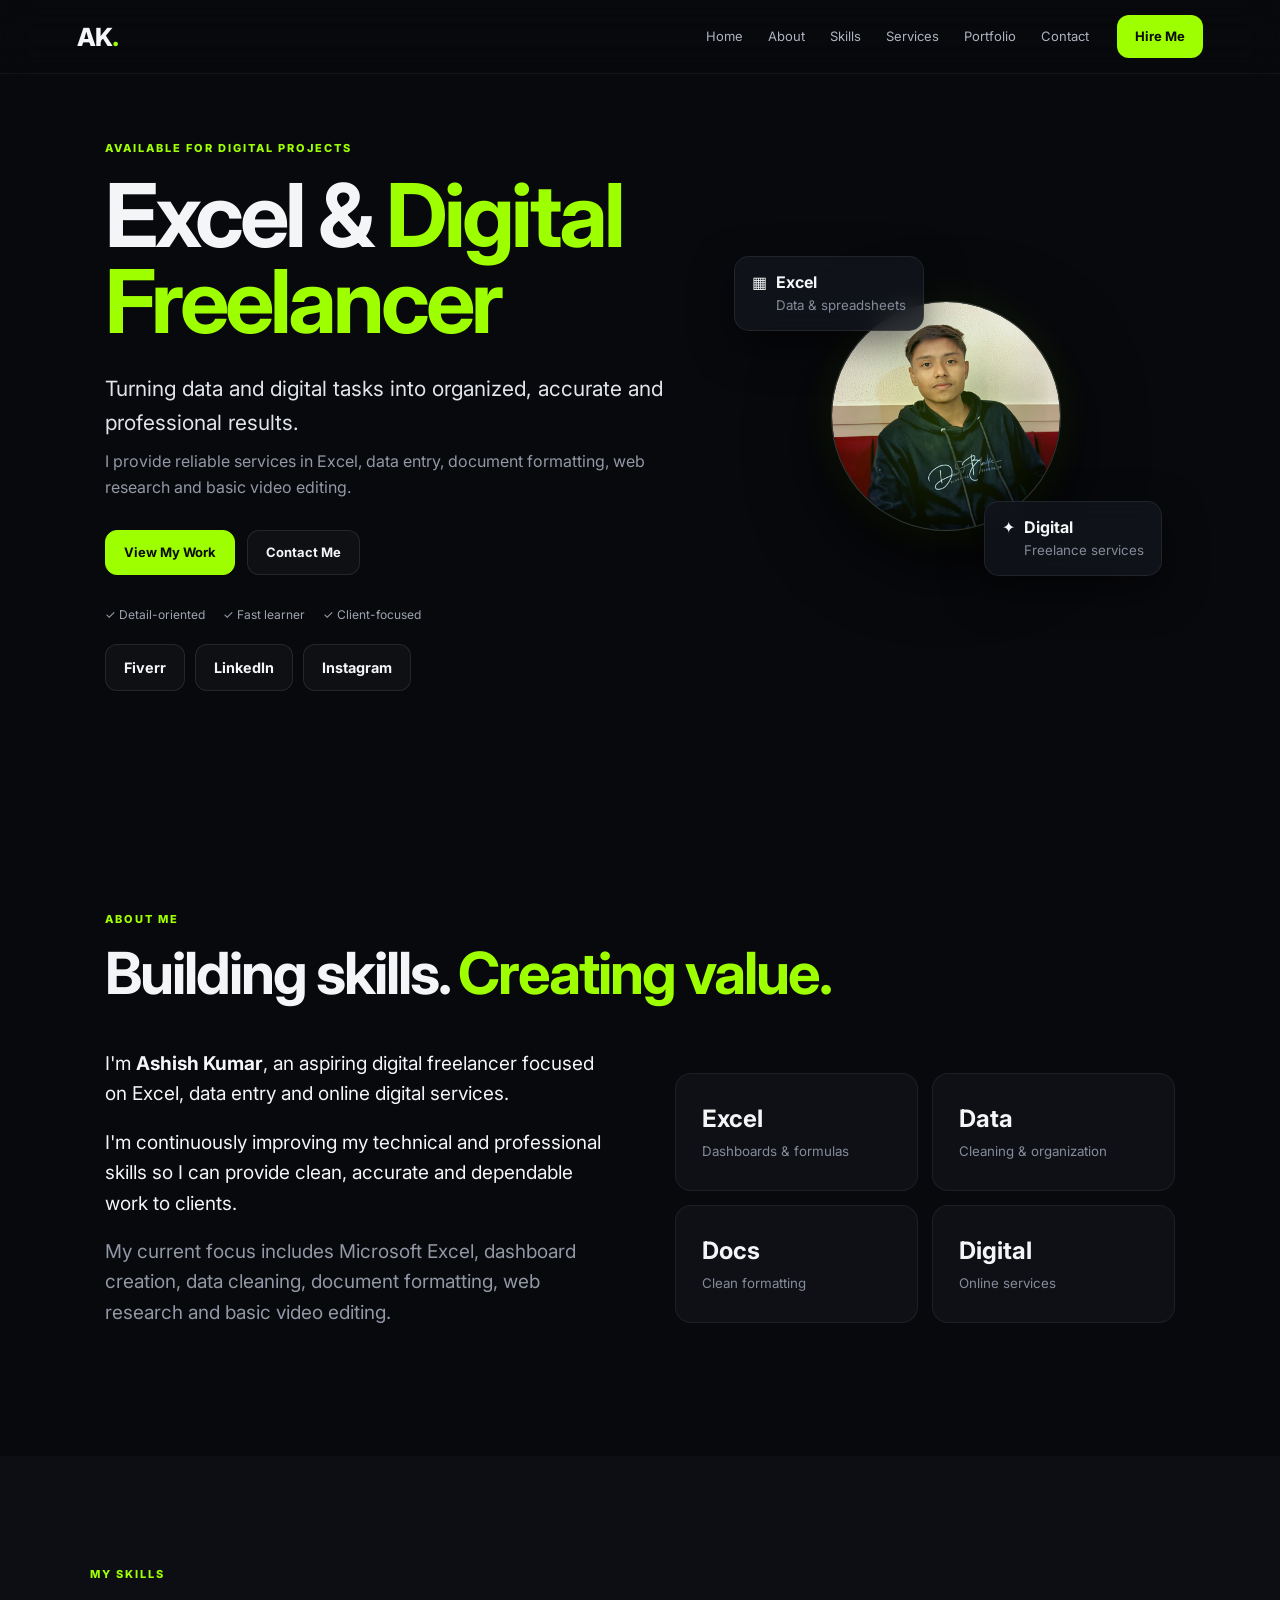
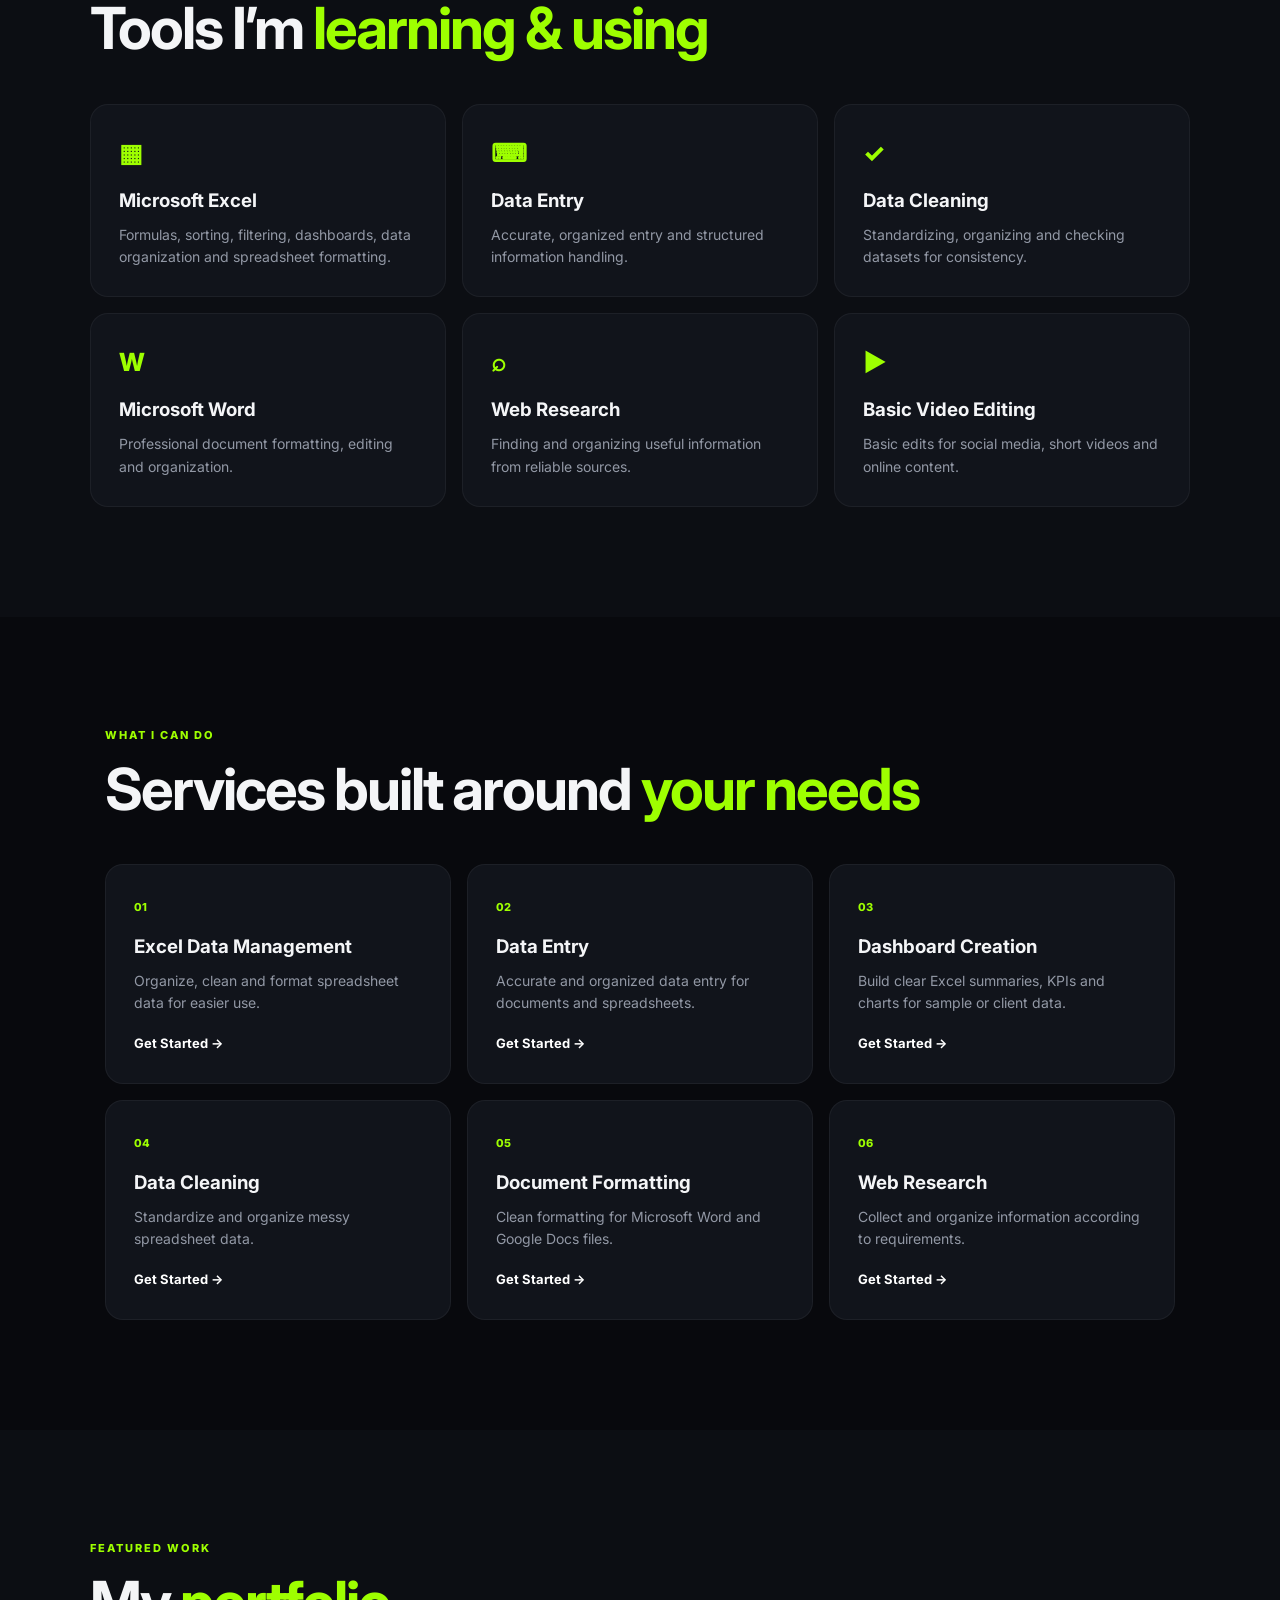
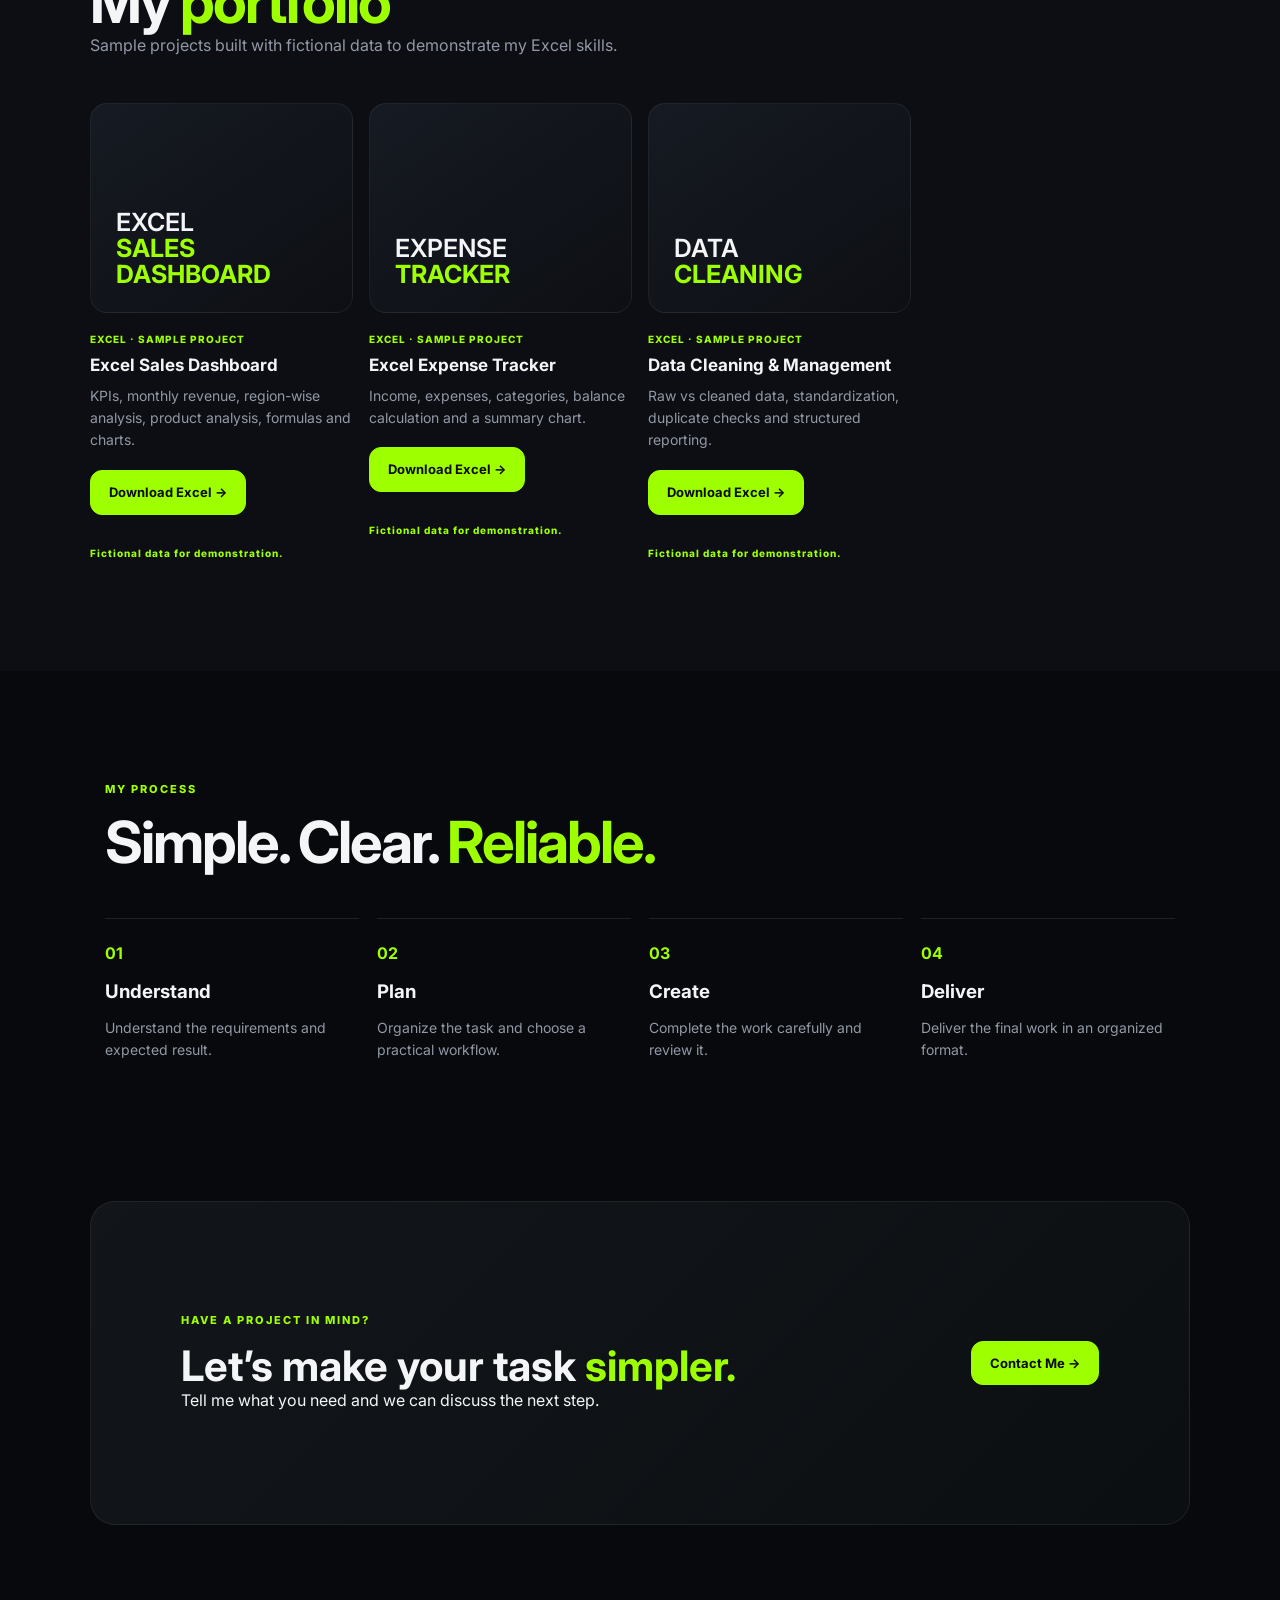
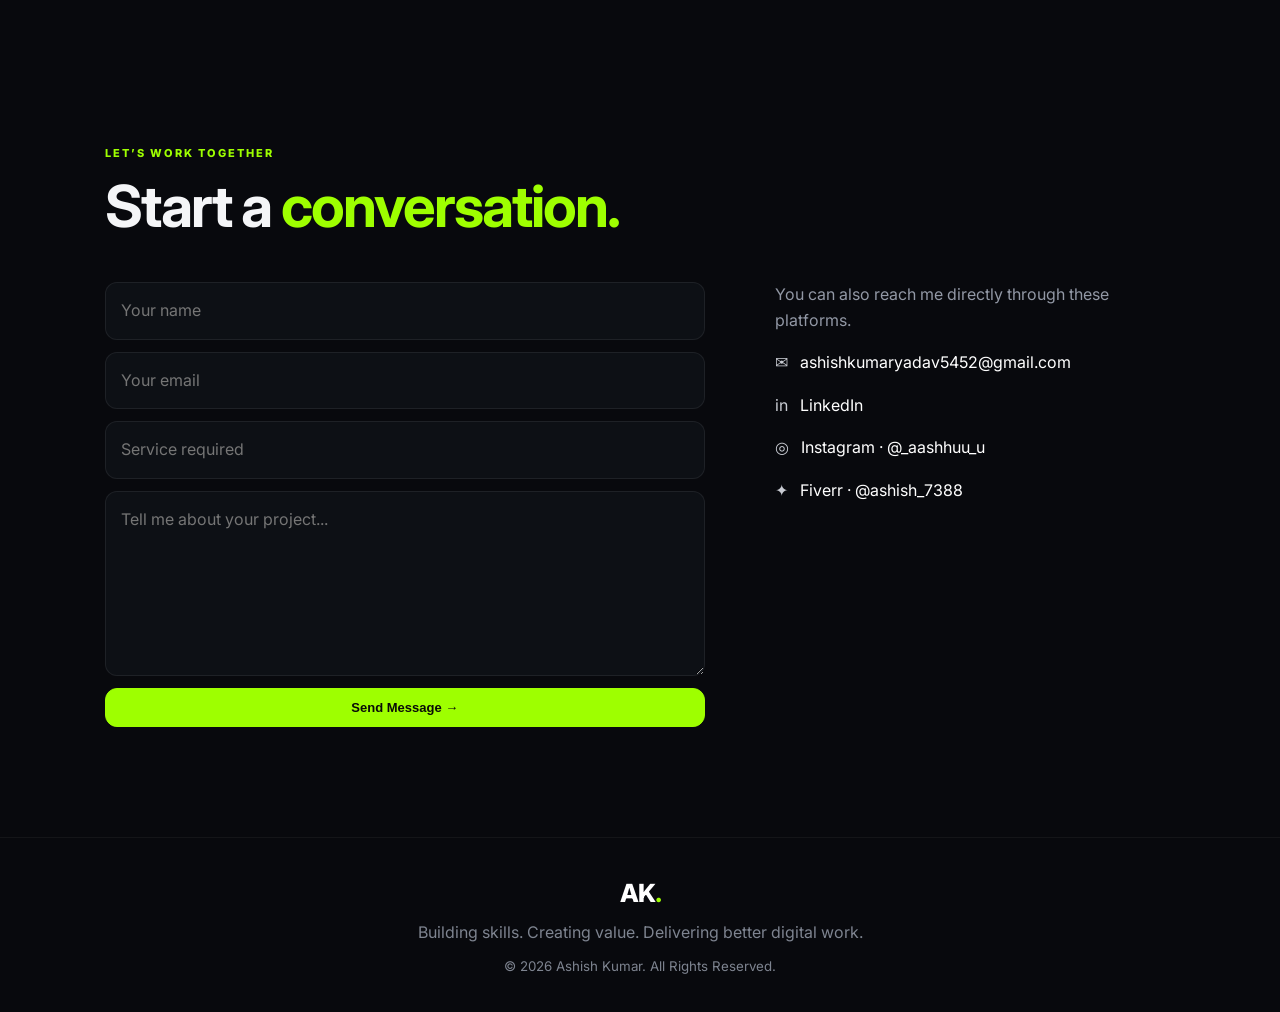
<file: index.html>
<!DOCTYPE html>
<html lang="en">
<head>
  <meta charset="UTF-8">
  <meta name="viewport" content="width=device-width, initial-scale=1.0">
  <meta name="description" content="Ashish Kumar — Excel & Digital Freelancer. Portfolio showcasing Excel dashboards, expense tracking, data cleaning, data entry, document formatting and digital services.">
  <title>Ashish Kumar | Excel & Digital Freelancer</title>
  <link rel="preconnect" href="https://fonts.googleapis.com">
  <link rel="preconnect" href="https://fonts.gstatic.com" crossorigin>
  <link href="https://fonts.googleapis.com/css2?family=Inter:wght@400;500;600;700;800&display=swap" rel="stylesheet">
  <meta name="keywords" content="Ashish Kumar, Excel freelancer, Excel dashboard, data cleaning, data entry, digital freelancer, document formatting, web research, India">
  <meta name="author" content="Ashish Kumar">
  <meta name="robots" content="index, follow">
  <link rel="canonical" href="https://ashishkumaryadav5452-blip.github.io/ashish-portfolio/">
  <meta property="og:type" content="website">
  <meta property="og:title" content="Ashish Kumar | Excel & Digital Freelancer">
  <meta property="og:description" content="Portfolio of Ashish Kumar — Excel dashboards, data cleaning, data entry and digital services.">
  <meta property="og:url" content="https://ashishkumaryadav5452-blip.github.io/ashish-portfolio/">
  <meta property="og:site_name" content="Ashish Kumar Portfolio">
  <meta name="twitter:card" content="summary">
  <meta name="twitter:title" content="Ashish Kumar | Excel & Digital Freelancer">
  <meta name="twitter:description" content="Excel dashboards, data cleaning, data entry and digital services.">
  <link rel="sitemap" type="application/xml" href="/ashish-portfolio/sitemap.xml">
  <script type="application/ld+json">
  {"@context":"https://schema.org","@type":"Person","name":"Ashish Kumar","jobTitle":"Excel & Digital Freelancer","url":"https://ashishkumaryadav5452-blip.github.io/ashish-portfolio/","email":"mailto:ashishkumaryadav5452@gmail.com","sameAs":["https://www.linkedin.com/in/ashish-kumar-b4bb66429","https://www.instagram.com/_aashhuu_u","https://www.fiverr.com/ashish_7388"],"knowsAbout":["Microsoft Excel","Data Entry","Data Cleaning","Document Formatting","Web Research","Video Editing"]}
  </script>
  <link rel="stylesheet" href="style.css">
  <style>
    .profile-photo{width:100%;height:100%;object-fit:cover;border-radius:inherit;display:block}
    .hero-card .avatar{overflow:hidden;padding:0}
    .project .buttons{margin-top:18px}
    .project .btn{display:inline-flex;text-decoration:none}
    .project .project-note{display:block;margin-top:12px}
    .social-row{display:flex;gap:10px;flex-wrap:wrap;margin-top:20px}
    .social-row a{font-size:.9rem}
    @media(max-width:700px){.profile-photo{object-position:center top}}
  </style>
</head>
<body>
<header class="nav">
  <a class="logo" href="#home">AK<span>.</span></a>
  <button class="menu" aria-label="Open menu">☰</button>
  <nav>
    <a href="#home">Home</a><a href="#about">About</a><a href="#skills">Skills</a>
    <a href="#services">Services</a><a href="#portfolio">Portfolio</a><a href="#contact">Contact</a>
  </nav>
  <a class="nav-cta" href="#contact">Hire Me</a>
</header>

<main>
<section id="home" class="hero section">
  <div class="hero-copy reveal">
    <p class="eyebrow">AVAILABLE FOR DIGITAL PROJECTS</p>
    <h1>Excel &amp; <span>Digital Freelancer</span></h1>
    <p class="lead">Turning data and digital tasks into organized, accurate and professional results.</p>
    <p class="muted">I provide reliable services in Excel, data entry, document formatting, web research and basic video editing.</p>
    <div class="buttons">
      <a class="btn primary" href="#portfolio">View My Work</a>
      <a class="btn ghost" href="#contact">Contact Me</a>
    </div>
    <div class="mini-points"><span>✓ Detail-oriented</span><span>✓ Fast learner</span><span>✓ Client-focused</span></div>
    <div class="social-row">
      <a class="btn ghost" href="https://www.fiverr.com/ashish_7388" target="_blank" rel="noopener">Fiverr</a>
      <a class="btn ghost" href="https://www.linkedin.com/in/ashish-kumar-b4bb66429" target="_blank" rel="noopener">LinkedIn</a>
      <a class="btn ghost" href="https://www.instagram.com/_aashhuu_u" target="_blank" rel="noopener">Instagram</a>
    </div>
  </div>
  <div class="hero-card reveal">
    <div class="orb"></div>
    <div class="avatar"><img class="profile-photo" src="ashish-profile.webp" alt="Ashish Kumar"></div>
    <div class="floating-card card-one">▦ <b>Excel</b><small>Data &amp; spreadsheets</small></div>
    <div class="floating-card card-two">✦ <b>Digital</b><small>Freelance services</small></div>
  </div>
</section>

<section id="about" class="section">
  <div class="section-head reveal"><p class="eyebrow">ABOUT ME</p><h2>Building skills. <span>Creating value.</span></h2></div>
  <div class="about-grid">
    <div class="about-text reveal">
      <p>I'm <strong>Ashish Kumar</strong>, an aspiring digital freelancer focused on Excel, data entry and online digital services.</p>
      <p>I'm continuously improving my technical and professional skills so I can provide clean, accurate and dependable work to clients.</p>
      <p class="muted">My current focus includes Microsoft Excel, dashboard creation, data cleaning, document formatting, web research and basic video editing.</p>
    </div>
    <div class="highlight-grid reveal">
      <div><b>Excel</b><small>Dashboards &amp; formulas</small></div><div><b>Data</b><small>Cleaning &amp; organization</small></div>
      <div><b>Docs</b><small>Clean formatting</small></div><div><b>Digital</b><small>Online services</small></div>
    </div>
  </div>
</section>

<section id="skills" class="section alt">
  <div class="section-head reveal"><p class="eyebrow">MY SKILLS</p><h2>Tools I’m <span>learning &amp; using</span></h2></div>
  <div class="grid cards">
    <article class="skill reveal"><i>▦</i><h3>Microsoft Excel</h3><p>Formulas, sorting, filtering, dashboards, data organization and spreadsheet formatting.</p></article>
    <article class="skill reveal"><i>⌨</i><h3>Data Entry</h3><p>Accurate, organized entry and structured information handling.</p></article>
    <article class="skill reveal"><i>✓</i><h3>Data Cleaning</h3><p>Standardizing, organizing and checking datasets for consistency.</p></article>
    <article class="skill reveal"><i>W</i><h3>Microsoft Word</h3><p>Professional document formatting, editing and organization.</p></article>
    <article class="skill reveal"><i>⌕</i><h3>Web Research</h3><p>Finding and organizing useful information from reliable sources.</p></article>
    <article class="skill reveal"><i>▶</i><h3>Basic Video Editing</h3><p>Basic edits for social media, short videos and online content.</p></article>
  </div>
</section>

<section id="services" class="section">
  <div class="section-head reveal"><p class="eyebrow">WHAT I CAN DO</p><h2>Services built around <span>your needs</span></h2></div>
  <div class="grid services">
    <article class="service reveal"><span>01</span><h3>Excel Data Management</h3><p>Organize, clean and format spreadsheet data for easier use.</p><a href="#contact">Get Started →</a></article>
    <article class="service reveal"><span>02</span><h3>Data Entry</h3><p>Accurate and organized data entry for documents and spreadsheets.</p><a href="#contact">Get Started →</a></article>
    <article class="service reveal"><span>03</span><h3>Dashboard Creation</h3><p>Build clear Excel summaries, KPIs and charts for sample or client data.</p><a href="#contact">Get Started →</a></article>
    <article class="service reveal"><span>04</span><h3>Data Cleaning</h3><p>Standardize and organize messy spreadsheet data.</p><a href="#contact">Get Started →</a></article>
    <article class="service reveal"><span>05</span><h3>Document Formatting</h3><p>Clean formatting for Microsoft Word and Google Docs files.</p><a href="#contact">Get Started →</a></article>
    <article class="service reveal"><span>06</span><h3>Web Research</h3><p>Collect and organize information according to requirements.</p><a href="#contact">Get Started →</a></article>
  </div>
</section>

<section id="portfolio" class="section alt">
  <div class="section-head reveal"><p class="eyebrow">FEATURED WORK</p><h2>My <span>portfolio</span></h2><p class="muted">Sample projects built with fictional data to demonstrate my Excel skills.</p></div>
  <div class="portfolio-grid">
    <article class="project reveal">
      <div class="project-visual excel">EXCEL<br><b>SALES DASHBOARD</b></div>
      <small>EXCEL · SAMPLE PROJECT</small><h3>Excel Sales Dashboard</h3>
      <p>KPIs, monthly revenue, region-wise analysis, product analysis, formulas and charts.</p>
      <div class="buttons"><a class="btn primary" href="Ashish_Excel_Sales_Dashboard.xlsx" download>Download Excel →</a></div>
      <small class="muted project-note">Fictional data for demonstration.</small>
    </article>
    <article class="project reveal">
      <div class="project-visual sheet">EXPENSE<br><b>TRACKER</b></div>
      <small>EXCEL · SAMPLE PROJECT</small><h3>Excel Expense Tracker</h3>
      <p>Income, expenses, categories, balance calculation and a summary chart.</p>
      <div class="buttons"><a class="btn primary" href="Ashish_Expense_Tracker.xlsx" download>Download Excel →</a></div>
      <small class="muted project-note">Fictional data for demonstration.</small>
    </article>
    <article class="project reveal">
      <div class="project-visual data">DATA<br><b>CLEANING</b></div>
      <small>EXCEL · SAMPLE PROJECT</small><h3>Data Cleaning &amp; Management</h3>
      <p>Raw vs cleaned data, standardization, duplicate checks and structured reporting.</p>
      <div class="buttons"><a class="btn primary" href="Ashish_Data_Cleaning_Management.xlsx" download>Download Excel →</a></div>
      <small class="muted project-note">Fictional data for demonstration.</small>
    </article>
  </div>
</section>

<section class="section">
  <div class="section-head reveal"><p class="eyebrow">MY PROCESS</p><h2>Simple. Clear. <span>Reliable.</span></h2></div>
  <div class="process">
    <div class="step reveal"><b>01</b><h3>Understand</h3><p>Understand the requirements and expected result.</p></div>
    <div class="step reveal"><b>02</b><h3>Plan</h3><p>Organize the task and choose a practical workflow.</p></div>
    <div class="step reveal"><b>03</b><h3>Create</h3><p>Complete the work carefully and review it.</p></div>
    <div class="step reveal"><b>04</b><h3>Deliver</h3><p>Deliver the final work in an organized format.</p></div>
  </div>
</section>

<section class="cta section reveal">
  <div><p class="eyebrow">HAVE A PROJECT IN MIND?</p><h2>Let’s make your task <span>simpler.</span></h2><p>Tell me what you need and we can discuss the next step.</p></div>
  <a class="btn primary" href="#contact">Contact Me →</a>
</section>

<section id="contact" class="section contact">
  <div class="section-head reveal"><p class="eyebrow">LET’S WORK TOGETHER</p><h2>Start a <span>conversation.</span></h2></div>
  <div class="contact-grid">
    <form class="contact-form reveal" onsubmit="sendMail(event)">
      <input id="name" required placeholder="Your name">
      <input id="email" type="email" required placeholder="Your email">
      <input id="service" placeholder="Service required">
      <textarea id="message" required rows="6" placeholder="Tell me about your project..."></textarea>
      <button class="btn primary" type="submit">Send Message →</button>
    </form>
    <div class="contact-info reveal">
      <p class="muted">You can also reach me directly through these platforms.</p>
      <a href="mailto:ashishkumaryadav5452@gmail.com">✉ <span>ashishkumaryadav5452@gmail.com</span></a>
      <a href="https://www.linkedin.com/in/ashish-kumar-b4bb66429" target="_blank" rel="noopener">in <span>LinkedIn</span></a>
      <a href="https://www.instagram.com/_aashhuu_u" target="_blank" rel="noopener">◎ <span>Instagram · @_aashhuu_u</span></a>
      <a href="https://www.fiverr.com/ashish_7388" target="_blank" rel="noopener">✦ <span>Fiverr · @ashish_7388</span></a>
    </div>
  </div>
</section>
</main>

<footer><div class="logo">AK<span>.</span></div><p>Building skills. Creating value. Delivering better digital work.</p><small>© 2026 Ashish Kumar. All Rights Reserved.</small></footer>
<script src="script.js"></script>
</body>
</html>
</file>
<file: style.css>
*{box-sizing:border-box;margin:0;padding:0}html{scroll-behavior:smooth}body{font-family:Inter,Arial,sans-serif;background:#08090d;color:#f4f5f7;line-height:1.6}a{color:inherit;text-decoration:none}.nav{position:fixed;top:0;left:0;right:0;height:74px;z-index:10;display:flex;align-items:center;gap:28px;padding:0 6%;background:rgba(8,9,13,.78);backdrop-filter:blur(18px);border-bottom:1px solid #ffffff0c}.logo{font-size:25px;font-weight:800;letter-spacing:-1px;margin-right:auto}.logo span,h1 span,h2 span{color:#9eff00}.nav nav{display:flex;gap:25px}.nav nav a{font-size:13px;color:#aeb3bf;transition:.2s}.nav nav a:hover{color:#fff}.nav-cta,.btn{padding:11px 18px;border-radius:12px;font-weight:700;font-size:13px}.nav-cta{background:#9eff00;color:#0a0c08}.menu{display:none;background:none;border:0;color:#fff;font-size:25px}.section{padding:110px 7%;max-width:1250px;margin:auto}.hero{min-height:760px;display:grid;grid-template-columns:1.1fr .9fr;align-items:center;gap:50px;padding-top:140px}.eyebrow{font-size:11px;letter-spacing:2px;color:#9eff00;font-weight:800;margin-bottom:14px}.hero h1{font-size:clamp(48px,7vw,88px);line-height:.98;letter-spacing:-4px;max-width:850px}.lead{font-size:21px;color:#e1e4ea;max-width:650px;margin:28px 0 10px}.muted{color:#9298a5}.buttons{display:flex;gap:12px;margin:30px 0}.btn{display:inline-block;border:1px solid #ffffff18;transition:.25s}.btn.primary{background:#9eff00;color:#0a0c08;border-color:#9eff00}.btn.primary:hover{transform:translateY(-3px);box-shadow:0 12px 30px #9eff0030}.btn.ghost{background:#ffffff08}.btn.ghost:hover{background:#ffffff12}.mini-points{display:flex;flex-wrap:wrap;gap:18px;color:#9ea4b0;font-size:12px}.hero-card{height:470px;position:relative;display:grid;place-items:center}.orb{position:absolute;width:310px;height:310px;border-radius:50%;background:radial-gradient(circle,#9eff0030,transparent 65%);filter:blur(5px)}.avatar{width:230px;height:230px;border-radius:50%;display:grid;place-items:center;font-size:70px;font-weight:800;border:1px solid #ffffff20;background:linear-gradient(145deg,#181b23,#0c0e13);box-shadow:0 25px 80px #000}.floating-card{position:absolute;background:#11141bdb;border:1px solid #ffffff14;border-radius:15px;padding:13px 17px;display:grid;grid-template-columns:auto 1fr;gap:0 9px;backdrop-filter:blur(12px);box-shadow:0 15px 40px #0008}.floating-card:first-letter{color:#9eff00}.floating-card small{grid-column:2;color:#858b99}.card-one{top:75px;left:4%}.card-two{bottom:75px;right:3%}.section-head{margin-bottom:45px}.section-head h2{font-size:clamp(34px,5vw,58px);line-height:1.05;letter-spacing:-2px}.about-grid{display:grid;grid-template-columns:1fr 1fr;gap:70px;align-items:center}.about-text{font-size:19px}.about-text p{margin-bottom:18px}.highlight-grid{display:grid;grid-template-columns:1fr 1fr;gap:14px}.highlight-grid div{padding:26px;border:1px solid #ffffff10;border-radius:16px;background:#0e1016}.highlight-grid b{display:block;font-size:24px}.highlight-grid small{color:#858b99}.alt{background:#0c0e13;max-width:none;padding-left:7%;padding-right:7%}.grid{display:grid;grid-template-columns:repeat(3,1fr);gap:16px}.skill,.service{background:#11141b;border:1px solid #ffffff0d;border-radius:18px;padding:28px;transition:.25s}.skill:hover,.service:hover,.project:hover{transform:translateY(-5px);border-color:#9eff0035}.skill i{font-style:normal;color:#9eff00;font-weight:800;font-size:25px}.skill h3,.service h3{margin:13px 0 8px}.skill p,.service p,.project p,.step p{color:#9298a5;font-size:14px}.services .service{position:relative}.service>span{font-size:11px;color:#9eff00;font-weight:800}.service a{display:inline-block;margin-top:18px;color:#fff;font-size:13px;font-weight:700}.portfolio-grid{display:grid;grid-template-columns:repeat(4,1fr);gap:16px}.project{transition:.25s}.project small{display:block;color:#9eff00;font-size:10px;font-weight:800;letter-spacing:1px;margin-top:18px}.project h3{font-size:17px;margin:5px 0}.project-visual{height:210px;border:1px solid #ffffff10;border-radius:17px;padding:25px;display:flex;flex-direction:column;justify-content:end;font-size:25px;font-weight:600;line-height:1.05;background:linear-gradient(145deg,#161a22,#0d0f14)}.project-visual b{color:#9eff00}.process{display:grid;grid-template-columns:repeat(4,1fr);gap:18px}.step{border-top:1px solid #ffffff18;padding-top:22px}.step b{color:#9eff00}.step h3{margin:10px 0}.cta{max-width:1100px;margin:30px auto 110px;border:1px solid #ffffff12;border-radius:25px;background:linear-gradient(135deg,#12161a,#0c0f12);display:flex;justify-content:space-between;align-items:center;gap:30px}.cta h2{font-size:42px;line-height:1.05}.contact-grid{display:grid;grid-template-columns:1.2fr .8fr;gap:70px}.contact-form{display:grid;gap:12px}.contact-form input,.contact-form textarea{width:100%;border:1px solid #ffffff12;background:#0d1015;color:#fff;padding:15px;border-radius:12px;font:inherit;outline:none}.contact-form input:focus,.contact-form textarea:focus{border-color:#9eff0060}.contact-info{display:flex;flex-direction:column;gap:17px}.contact-info a{display:flex;gap:12px;align-items:center;color:#c9ccd3}.contact-info a:first-letter{color:#9eff00}.contact-info span{color:#fff}footer{padding:35px 7%;border-top:1px solid #ffffff0c;text-align:center;color:#7e8490}footer .logo{display:block;color:#fff;margin:0 0 7px}footer small{display:block;margin-top:10px}.reveal{opacity:0;transform:translateY(18px);transition:.7s ease}.reveal.show{opacity:1;transform:none}@media(max-width:900px){.nav nav,.nav-cta{display:none}.menu{display:block}.hero{grid-template-columns:1fr;min-height:auto}.hero-card{height:380px}.grid,.portfolio-grid{grid-template-columns:repeat(2,1fr)}.about-grid,.contact-grid{grid-template-columns:1fr}.process{grid-template-columns:repeat(2,1fr)}}@media(max-width:600px){.section{padding:85px 5%}.hero{padding-top:125px}.hero h1{font-size:49px;letter-spacing:-2.5px}.lead{font-size:17px}.hero-card{height:330px}.avatar{width:180px;height:180px;font-size:52px}.orb{width:240px;height:240px}.floating-card{font-size:12px}.card-one{left:0}.card-two{right:0}.grid,.portfolio-grid,.process,.highlight-grid{grid-template-columns:1fr}.cta{margin:10px 5% 80px;display:block}.cta h2{font-size:34px;margin-bottom:20px}.cta .btn{margin-top:22px}.nav{padding:0 5%}.mini-points{gap:10px}.contact-info{margin-top:10px}}
</file>
